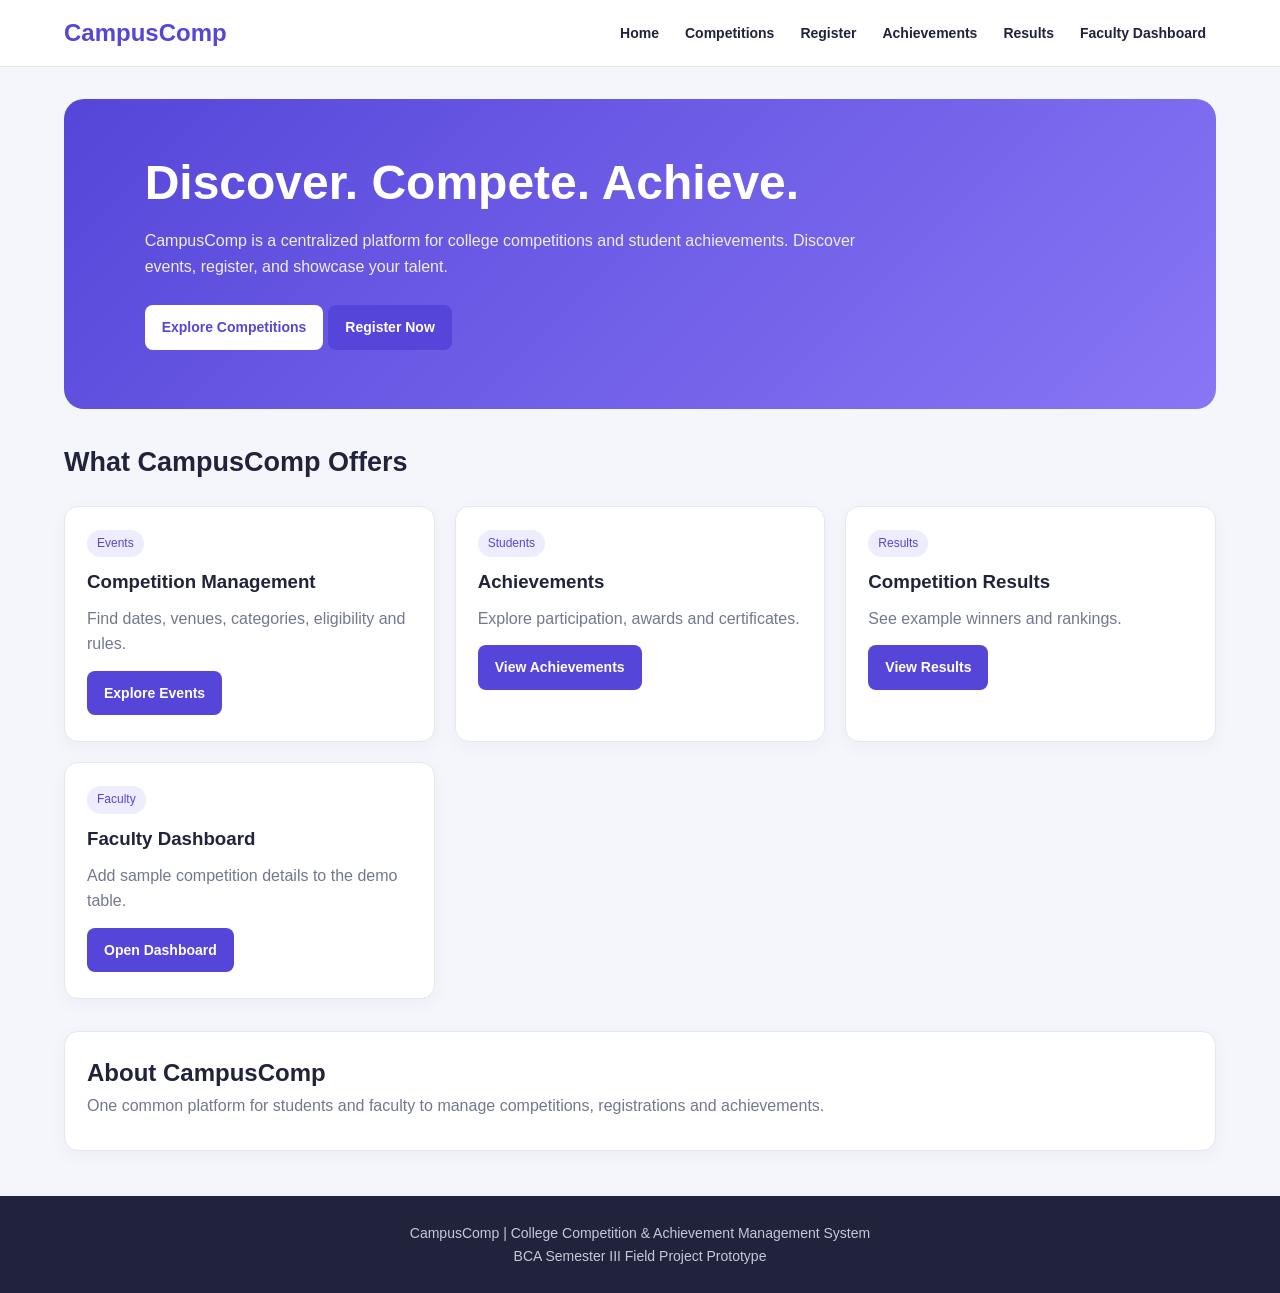
<file: index.html>
<!DOCTYPE html>
<html lang="en"><head><meta charset="UTF-8"><meta name="viewport" content="width=device-width, initial-scale=1.0"><title>CampusComp | Home</title><link rel="stylesheet" href="style.css"></head><body>
<nav class="navbar">
  <a class="logo" href="index.html">CampusComp</a>
  <div class="nav-links">
    <a href="index.html">Home</a>
    <a href="competitions.html">Competitions</a>
    <a href="register.html">Register</a>
    <a href="achievements.html">Achievements</a>
    <a href="results.html">Results</a>
    <a href="faculty.html">Faculty Dashboard</a>
  </div>
</nav>
<main class="container">
<section class="hero"><h1>Discover. Compete. Achieve.</h1><p>CampusComp is a centralized platform for college competitions and student achievements. Discover events, register, and showcase your talent.</p><a class="btn btn-light" href="competitions.html">Explore Competitions</a><a class="btn" href="register.html">Register Now</a></section>
<h2 class="section-title">What CampusComp Offers</h2>
<section class="grid">
<article class="card"><span class="tag">Events</span><h3>Competition Management</h3><p>Find dates, venues, categories, eligibility and rules.</p><a class="btn" href="competitions.html">Explore Events</a></article>
<article class="card"><span class="tag">Students</span><h3>Achievements</h3><p>Explore participation, awards and certificates.</p><a class="btn" href="achievements.html">View Achievements</a></article>
<article class="card"><span class="tag">Results</span><h3>Competition Results</h3><p>See example winners and rankings.</p><a class="btn" href="results.html">View Results</a></article>
<article class="card"><span class="tag">Faculty</span><h3>Faculty Dashboard</h3><p>Add sample competition details to the demo table.</p><a class="btn" href="faculty.html">Open Dashboard</a></article>
</section>
<section class="card"><h2>About CampusComp</h2><p>One common platform for students and faculty to manage competitions, registrations and achievements.</p></section>
</main><footer class="footer"><p>CampusComp | College Competition &amp; Achievement Management System</p><p>BCA Semester III Field Project Prototype</p></footer></body></html>
</file>
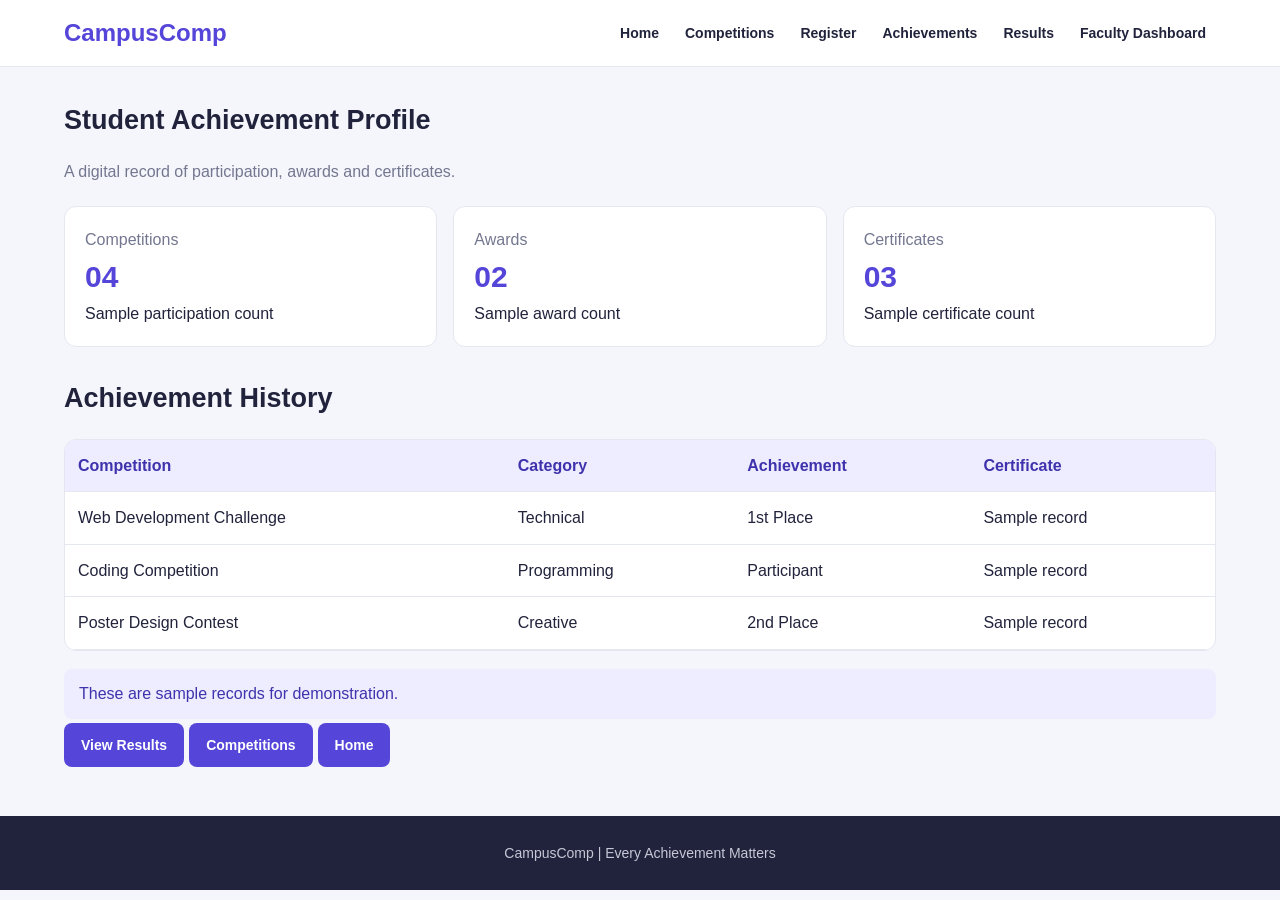
<file: achievements.html>
<!DOCTYPE html>
<html lang="en"><head><meta charset="UTF-8"><meta name="viewport" content="width=device-width, initial-scale=1.0"><title>Achievements | CampusComp</title><link rel="stylesheet" href="style.css"></head><body>
<nav class="navbar">
  <a class="logo" href="index.html">CampusComp</a>
  <div class="nav-links">
    <a href="index.html">Home</a>
    <a href="competitions.html">Competitions</a>
    <a href="register.html">Register</a>
    <a href="achievements.html">Achievements</a>
    <a href="results.html">Results</a>
    <a href="faculty.html">Faculty Dashboard</a>
  </div>
</nav>
<main class="container"><h1 class="section-title">Student Achievement Profile</h1><p class="muted">A digital record of participation, awards and certificates.</p>
<section class="stats"><div class="stat-box"><p class="muted">Competitions</p><h2>04</h2><p>Sample participation count</p></div><div class="stat-box"><p class="muted">Awards</p><h2>02</h2><p>Sample award count</p></div><div class="stat-box"><p class="muted">Certificates</p><h2>03</h2><p>Sample certificate count</p></div></section>
<h2 class="section-title">Achievement History</h2><div class="table-wrap"><table><thead><tr><th>Competition</th><th>Category</th><th>Achievement</th><th>Certificate</th></tr></thead><tbody>
<tr><td>Web Development Challenge</td><td>Technical</td><td>1st Place</td><td>Sample record</td></tr><tr><td>Coding Competition</td><td>Programming</td><td>Participant</td><td>Sample record</td></tr><tr><td>Poster Design Contest</td><td>Creative</td><td>2nd Place</td><td>Sample record</td></tr>
</tbody></table></div><p class="notice">These are sample records for demonstration.</p>
<a class="btn" href="results.html">View Results</a><a class="btn" href="competitions.html">Competitions</a><a class="btn" href="index.html">Home</a></main>
<footer class="footer"><p>CampusComp | Every Achievement Matters</p></footer></body></html>
</file>
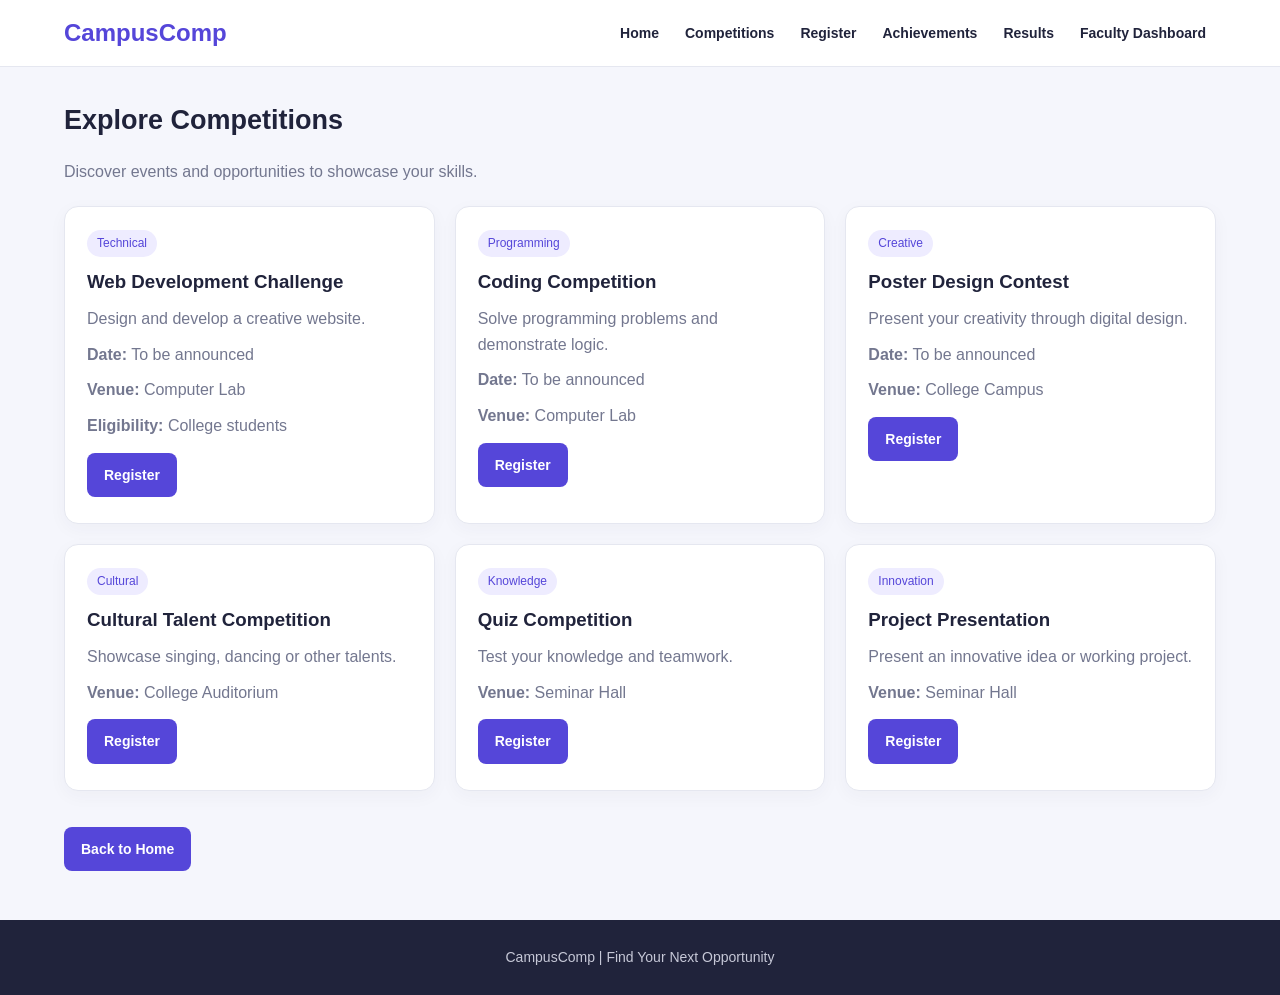
<file: competitions.html>
<!DOCTYPE html>
<html lang="en"><head><meta charset="UTF-8"><meta name="viewport" content="width=device-width, initial-scale=1.0"><title>Competitions | CampusComp</title><link rel="stylesheet" href="style.css"></head><body>
<nav class="navbar">
  <a class="logo" href="index.html">CampusComp</a>
  <div class="nav-links">
    <a href="index.html">Home</a>
    <a href="competitions.html">Competitions</a>
    <a href="register.html">Register</a>
    <a href="achievements.html">Achievements</a>
    <a href="results.html">Results</a>
    <a href="faculty.html">Faculty Dashboard</a>
  </div>
</nav>
<main class="container"><h1 class="section-title">Explore Competitions</h1><p class="muted">Discover events and opportunities to showcase your skills.</p>
<section class="grid">
<article class="card"><span class="tag">Technical</span><h3>Web Development Challenge</h3><p>Design and develop a creative website.</p><p><b>Date:</b> To be announced</p><p><b>Venue:</b> Computer Lab</p><p><b>Eligibility:</b> College students</p><a class="btn" href="register.html?competition=Web%20Development%20Challenge">Register</a></article>
<article class="card"><span class="tag">Programming</span><h3>Coding Competition</h3><p>Solve programming problems and demonstrate logic.</p><p><b>Date:</b> To be announced</p><p><b>Venue:</b> Computer Lab</p><a class="btn" href="register.html?competition=Coding%20Competition">Register</a></article>
<article class="card"><span class="tag">Creative</span><h3>Poster Design Contest</h3><p>Present your creativity through digital design.</p><p><b>Date:</b> To be announced</p><p><b>Venue:</b> College Campus</p><a class="btn" href="register.html?competition=Poster%20Design%20Contest">Register</a></article>
<article class="card"><span class="tag">Cultural</span><h3>Cultural Talent Competition</h3><p>Showcase singing, dancing or other talents.</p><p><b>Venue:</b> College Auditorium</p><a class="btn" href="register.html?competition=Cultural%20Talent%20Competition">Register</a></article>
<article class="card"><span class="tag">Knowledge</span><h3>Quiz Competition</h3><p>Test your knowledge and teamwork.</p><p><b>Venue:</b> Seminar Hall</p><a class="btn" href="register.html?competition=Quiz%20Competition">Register</a></article>
<article class="card"><span class="tag">Innovation</span><h3>Project Presentation</h3><p>Present an innovative idea or working project.</p><p><b>Venue:</b> Seminar Hall</p><a class="btn" href="register.html?competition=Project%20Presentation">Register</a></article>
</section><a class="btn" href="index.html">Back to Home</a></main><footer class="footer"><p>CampusComp | Find Your Next Opportunity</p></footer></body></html>
</file>
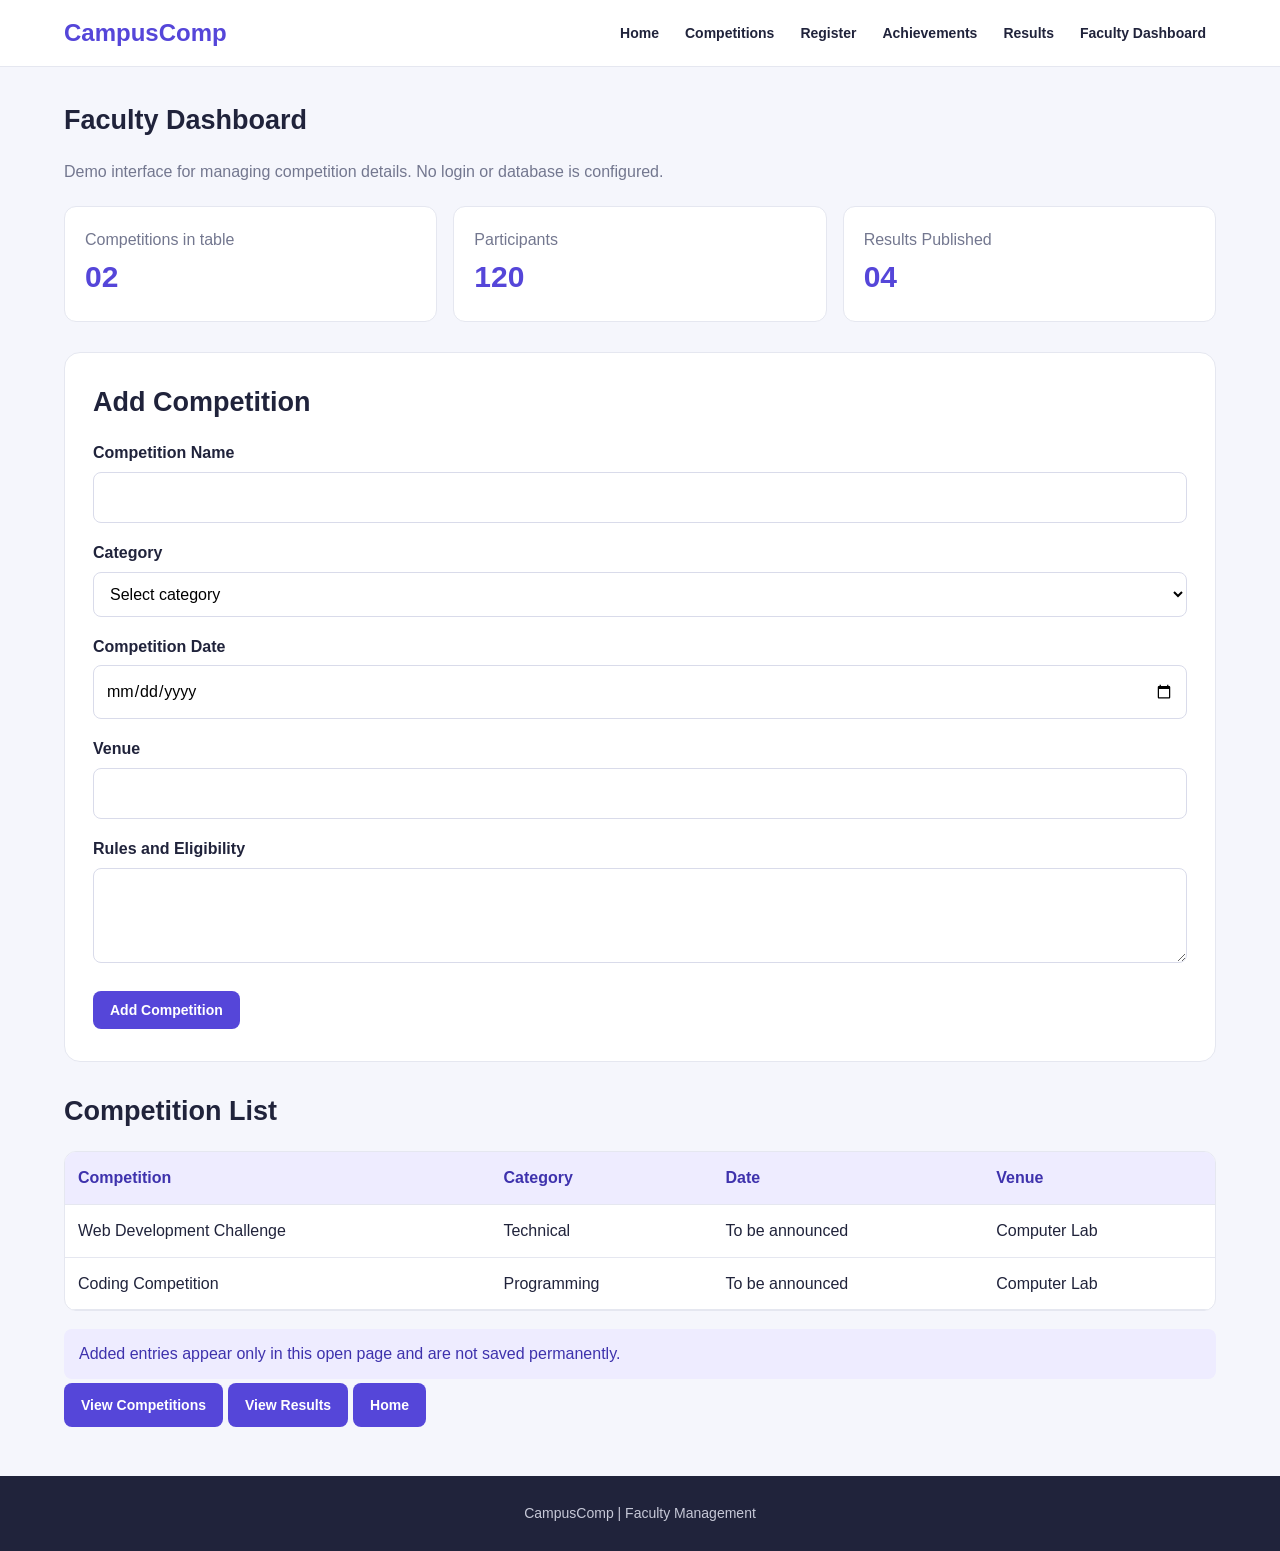
<file: faculty.html>
<!DOCTYPE html>
<html lang="en"><head><meta charset="UTF-8"><meta name="viewport" content="width=device-width, initial-scale=1.0"><title>Faculty Dashboard | CampusComp</title><link rel="stylesheet" href="style.css"></head><body>
<nav class="navbar">
  <a class="logo" href="index.html">CampusComp</a>
  <div class="nav-links">
    <a href="index.html">Home</a>
    <a href="competitions.html">Competitions</a>
    <a href="register.html">Register</a>
    <a href="achievements.html">Achievements</a>
    <a href="results.html">Results</a>
    <a href="faculty.html">Faculty Dashboard</a>
  </div>
</nav>
<main class="container"><h1 class="section-title">Faculty Dashboard</h1><p class="muted">Demo interface for managing competition details. No login or database is configured.</p>
<section class="stats"><div class="stat-box"><p class="muted">Competitions in table</p><h2 id="eventCount">02</h2></div><div class="stat-box"><p class="muted">Participants</p><h2>120</h2></div><div class="stat-box"><p class="muted">Results Published</p><h2>04</h2></div></section>
<section class="form-card" style="max-width:100%"><h2 class="section-title">Add Competition</h2><form id="competitionForm">
<div class="form-group"><label for="eventName">Competition Name</label><input id="eventName" required></div>
<div class="form-group"><label for="category">Category</label><select id="category" required><option value="">Select category</option><option>Technical</option><option>Programming</option><option>Cultural</option><option>Sports</option><option>Creative</option><option>Knowledge</option><option>Innovation</option></select></div>
<div class="form-group"><label for="eventDate">Competition Date</label><input id="eventDate" type="date" required></div>
<div class="form-group"><label for="venue">Venue</label><input id="venue" required></div>
<div class="form-group"><label for="rules">Rules and Eligibility</label><textarea id="rules" required></textarea></div>
<button class="btn" type="submit">Add Competition</button><p id="facultyMessage" class="notice" role="status" hidden></p></form></section>
<h2 class="section-title" style="margin-top:28px">Competition List</h2><div class="table-wrap"><table><thead><tr><th>Competition</th><th>Category</th><th>Date</th><th>Venue</th></tr></thead><tbody id="competitionRows">
<tr><td>Web Development Challenge</td><td>Technical</td><td>To be announced</td><td>Computer Lab</td></tr><tr><td>Coding Competition</td><td>Programming</td><td>To be announced</td><td>Computer Lab</td></tr>
</tbody></table></div><p class="notice">Added entries appear only in this open page and are not saved permanently.</p>
<a class="btn" href="competitions.html">View Competitions</a><a class="btn" href="results.html">View Results</a><a class="btn" href="index.html">Home</a></main>
<footer class="footer"><p>CampusComp | Faculty Management</p></footer>
<script>
document.getElementById('competitionForm').addEventListener('submit', function(e) {
 e.preventDefault();
 const vals = [document.getElementById('eventName').value.trim(), document.getElementById('category').value, document.getElementById('eventDate').value, document.getElementById('venue').value.trim()];
 const row = document.createElement('tr');
 vals.forEach(v => { const cell = document.createElement('td'); cell.textContent = v; row.appendChild(cell); });
 document.getElementById('competitionRows').appendChild(row);
 const count = document.getElementById('eventCount'); count.textContent = String(Number(count.textContent) + 1).padStart(2,'0');
 const msg = document.getElementById('facultyMessage'); msg.hidden = false; msg.textContent = 'Competition added to the visible demo table.';
 this.reset();
});
</script></body></html>
</file>
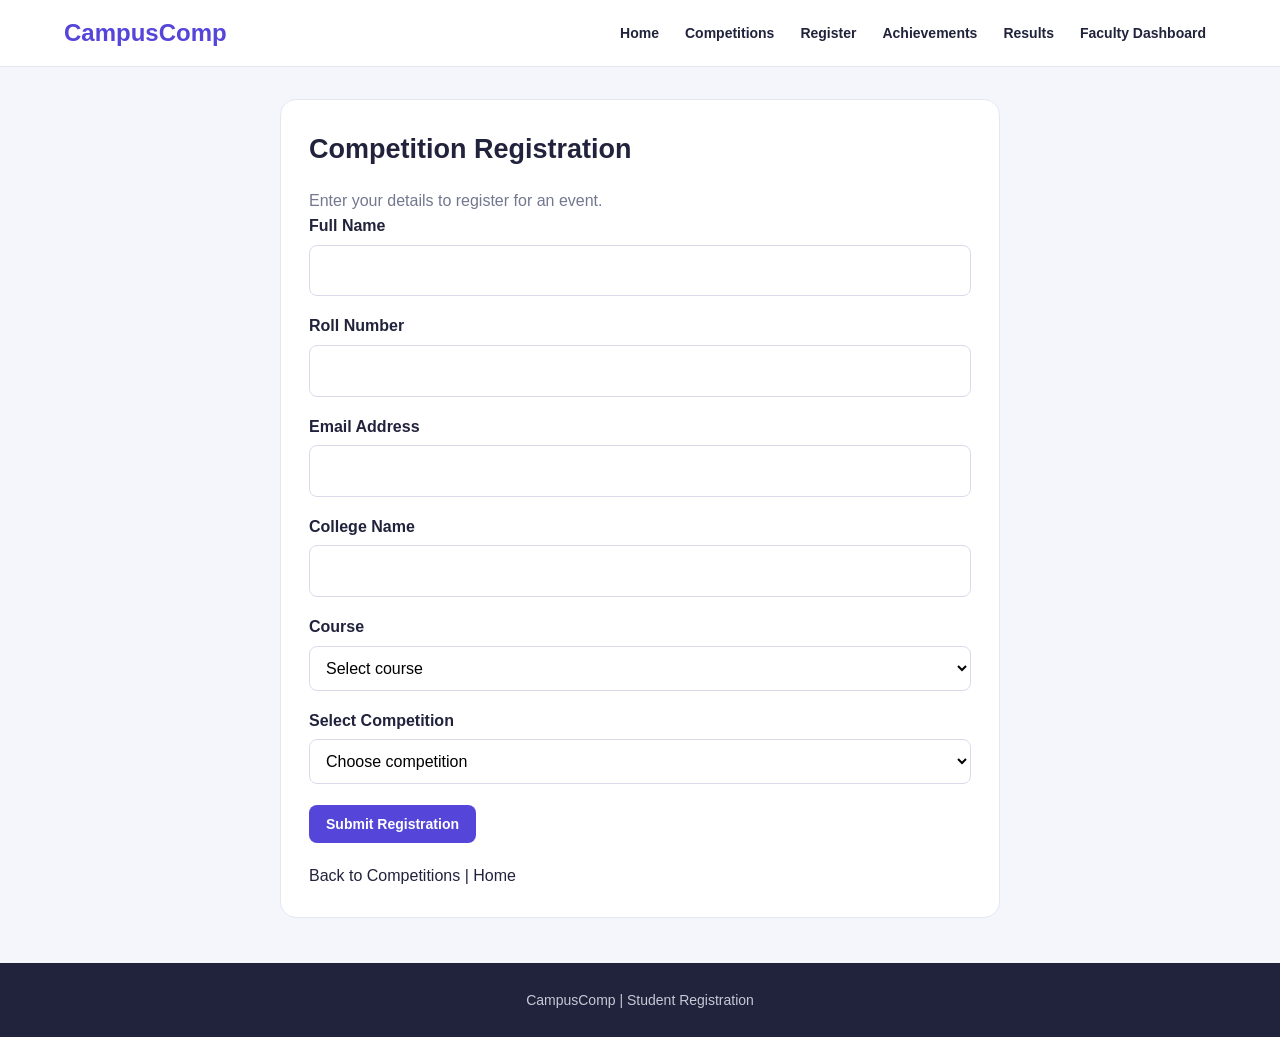
<file: register.html>
<!DOCTYPE html>
<html lang="en"><head><meta charset="UTF-8"><meta name="viewport" content="width=device-width, initial-scale=1.0"><title>Register | CampusComp</title><link rel="stylesheet" href="style.css"></head><body>
<nav class="navbar">
  <a class="logo" href="index.html">CampusComp</a>
  <div class="nav-links">
    <a href="index.html">Home</a>
    <a href="competitions.html">Competitions</a>
    <a href="register.html">Register</a>
    <a href="achievements.html">Achievements</a>
    <a href="results.html">Results</a>
    <a href="faculty.html">Faculty Dashboard</a>
  </div>
</nav>
<main class="container"><div class="form-card"><h1 class="section-title">Competition Registration</h1><p class="muted">Enter your details to register for an event.</p>
<form id="registrationForm">
<div class="form-group"><label for="studentName">Full Name</label><input id="studentName" name="studentName" required></div>
<div class="form-group"><label for="rollNumber">Roll Number</label><input id="rollNumber" name="rollNumber" required></div>
<div class="form-group"><label for="email">Email Address</label><input id="email" name="email" type="email" required></div>
<div class="form-group"><label for="college">College Name</label><input id="college" name="college" required></div>
<div class="form-group"><label for="course">Course</label><select id="course" name="course" required><option value="">Select course</option><option>BCA</option><option>BBA</option><option>B.Com</option><option>Other</option></select></div>
<div class="form-group"><label for="competition">Select Competition</label><select id="competition" name="competition" required><option value="">Choose competition</option><option>Web Development Challenge</option><option>Coding Competition</option><option>Poster Design Contest</option><option>Cultural Talent Competition</option><option>Quiz Competition</option><option>Project Presentation</option></select></div>
<button class="btn" type="submit">Submit Registration</button><p id="message" class="notice" role="status" hidden></p></form>
<p style="margin-top:16px"><a href="competitions.html">Back to Competitions</a> | <a href="index.html">Home</a></p></div></main>
<footer class="footer"><p>CampusComp | Student Registration</p></footer>
<script>
const select = document.getElementById('competition');
const chosen = new URLSearchParams(window.location.search).get('competition');
if (chosen) { for (const option of select.options) { if (option.text === chosen) select.value = option.value; } }
document.getElementById('registrationForm').addEventListener('submit', function(e) {
 e.preventDefault();
 const msg = document.getElementById('message'); msg.hidden = false;
 msg.textContent = 'Demo submitted successfully. This prototype does not save registration data.';
 this.reset();
});
</script></body></html>
</file>
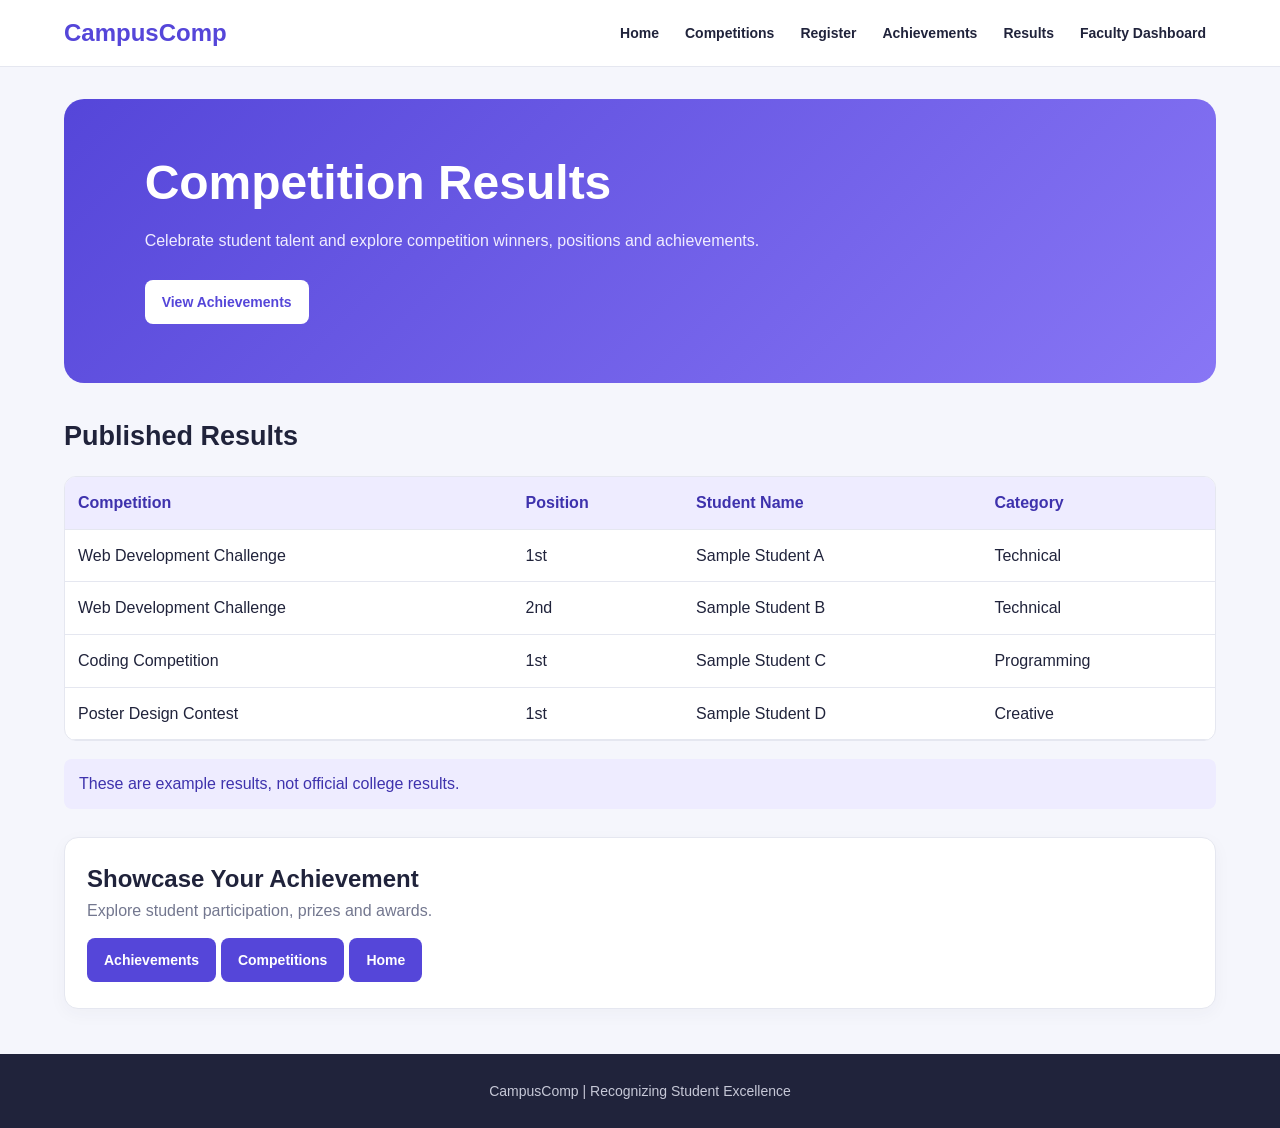
<file: results.html>
<!DOCTYPE html>
<html lang="en"><head><meta charset="UTF-8"><meta name="viewport" content="width=device-width, initial-scale=1.0"><title>Results | CampusComp</title><link rel="stylesheet" href="style.css"></head><body>
<nav class="navbar">
  <a class="logo" href="index.html">CampusComp</a>
  <div class="nav-links">
    <a href="index.html">Home</a>
    <a href="competitions.html">Competitions</a>
    <a href="register.html">Register</a>
    <a href="achievements.html">Achievements</a>
    <a href="results.html">Results</a>
    <a href="faculty.html">Faculty Dashboard</a>
  </div>
</nav>
<main class="container"><section class="hero"><h1>Competition Results</h1><p>Celebrate student talent and explore competition winners, positions and achievements.</p><a class="btn btn-light" href="achievements.html">View Achievements</a></section>
<h2 class="section-title">Published Results</h2><div class="table-wrap"><table><thead><tr><th>Competition</th><th>Position</th><th>Student Name</th><th>Category</th></tr></thead><tbody>
<tr><td>Web Development Challenge</td><td>1st</td><td>Sample Student A</td><td>Technical</td></tr><tr><td>Web Development Challenge</td><td>2nd</td><td>Sample Student B</td><td>Technical</td></tr><tr><td>Coding Competition</td><td>1st</td><td>Sample Student C</td><td>Programming</td></tr><tr><td>Poster Design Contest</td><td>1st</td><td>Sample Student D</td><td>Creative</td></tr>
</tbody></table></div><p class="notice">These are example results, not official college results.</p>
<section class="card" style="margin-top:28px"><h2>Showcase Your Achievement</h2><p>Explore student participation, prizes and awards.</p><a class="btn" href="achievements.html">Achievements</a><a class="btn" href="competitions.html">Competitions</a><a class="btn" href="index.html">Home</a></section></main>
<footer class="footer"><p>CampusComp | Recognizing Student Excellence</p></footer></body></html>
</file>
<file: style.css>
*{margin:0;padding:0;box-sizing:border-box}
:root{--primary:#5546d9;--dark:#3e32ad;--bg:#f5f6fc;--text:#20233b;--muted:#73778f;--border:#e5e7f0}
body{font-family:Arial,Helvetica,sans-serif;background:var(--bg);color:var(--text);line-height:1.6}
a{text-decoration:none;color:inherit}
.navbar{position:sticky;top:0;z-index:100;background:#fff;padding:14px 5%;display:flex;justify-content:space-between;align-items:center;gap:16px;flex-wrap:wrap;border-bottom:1px solid var(--border)}
.logo{font-size:24px;font-weight:800;color:var(--primary);white-space:nowrap}
.nav-links{display:flex;gap:6px;flex-wrap:wrap}
.nav-links a{padding:8px 10px;border-radius:7px;font-size:14px;font-weight:700}
.nav-links a:hover,.nav-links a.active{background:#eeecff;color:var(--primary)}
.container{width:90%;max-width:1200px;min-height:55vh;margin:32px auto}
.hero{padding:55px 7%;border-radius:20px;color:#fff;background:linear-gradient(135deg,#5546d9,#8876f5);margin-bottom:32px}
.hero h1{font-size:clamp(30px,5vw,48px);line-height:1.2;margin-bottom:16px}
.hero p{max-width:720px;margin-bottom:22px;color:#f0edff}
.section-title{font-size:27px;margin-bottom:16px}
.grid{display:grid;grid-template-columns:repeat(3,minmax(0,1fr));gap:20px;margin:22px 0 32px}
.card{background:#fff;border:1px solid var(--border);border-radius:14px;padding:22px;box-shadow:0 5px 18px rgba(40,40,80,.04)}
.card h3{margin-bottom:9px}.card p{color:var(--muted);margin-bottom:10px}
.btn{display:inline-block;border:0;border-radius:8px;padding:11px 17px;background:var(--primary);color:#fff;cursor:pointer;font-weight:700;font-size:14px;margin:4px 5px 4px 0}
.btn:hover{background:var(--dark)}.btn-light{background:#fff;color:var(--primary)}.btn-light:hover{background:#eeecff}
.tag{display:inline-block;background:#eeecff;color:var(--primary);border-radius:20px;padding:4px 10px;font-size:12px;margin-bottom:10px}
.stats{display:grid;grid-template-columns:repeat(3,1fr);gap:16px;margin:22px 0 30px}
.stat-box{background:#fff;border:1px solid var(--border);border-radius:12px;padding:20px}.stat-box h2{font-size:30px;color:var(--primary)}
.muted{color:var(--muted)}
.form-card{max-width:720px;margin:auto;padding:28px;background:#fff;border:1px solid var(--border);border-radius:16px}
.form-group{margin-bottom:17px}.form-group label{display:block;font-weight:700;margin-bottom:6px}
input,select,textarea{width:100%;padding:12px;border:1px solid #d9dbea;border-radius:8px;font:inherit;background:#fff}
input:focus,select:focus,textarea:focus{outline:2px solid #d4ceff;border-color:var(--primary)}textarea{min-height:95px;resize:vertical}
.table-wrap{overflow-x:auto;background:#fff;border:1px solid var(--border);border-radius:12px;margin:18px 0}
table{width:100%;min-width:580px;border-collapse:collapse}th,td{padding:13px;text-align:left;border-bottom:1px solid var(--border)}th{background:#eeecff;color:var(--dark)}
.notice{padding:12px 15px;border-radius:8px;background:#eeecff;color:var(--dark);margin-top:14px}
.footer{background:#20233b;color:#fff;padding:26px 5%;text-align:center;margin-top:45px}.footer p{font-size:14px;color:#c6c8d7}
@media(max-width:850px){.grid{grid-template-columns:repeat(2,minmax(0,1fr))}}
@media(max-width:620px){.grid,.stats{grid-template-columns:1fr}.container{width:92%;margin:22px auto}.hero{padding:34px 23px}.form-card{padding:20px}.navbar{align-items:flex-start;flex-direction:column}.nav-links{gap:3px}.nav-links a{font-size:12px;padding:7px}}
</file>
